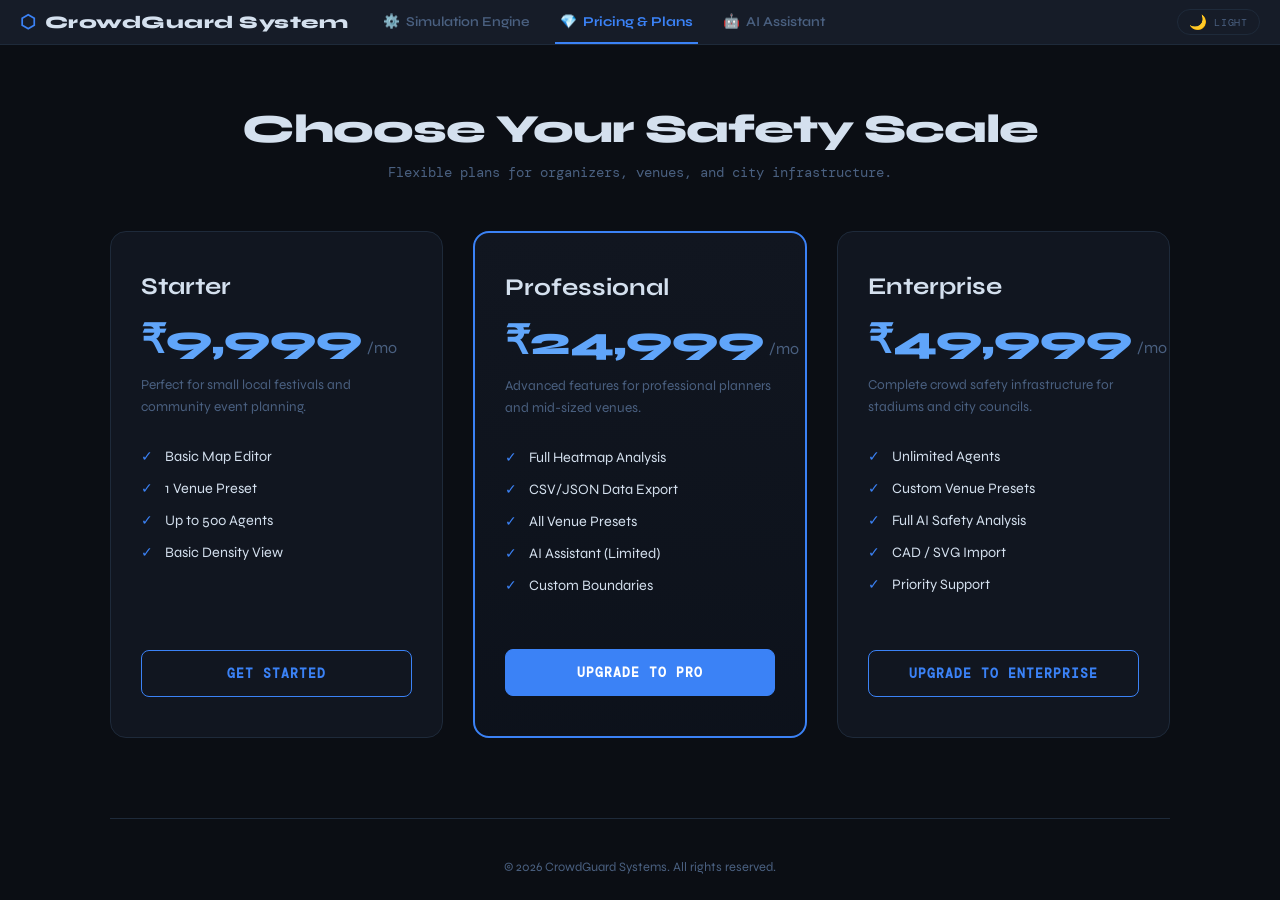
<file: pricing.html>
<!DOCTYPE html>
<html lang="en">

<head>
  <meta charset="UTF-8">
  <meta name="viewport" content="width=device-width, initial-scale=1.0">
  <title>CrowdGuard — Pricing & Plans</title>

  <!-- Fonts -->
  <link
    href="https://fonts.googleapis.com/css2?family=DM+Mono:wght@300;400;500&family=Syne:wght@400;600;700;800&display=swap"
    rel="stylesheet">

  <!-- App styles -->
  <link rel="stylesheet" href="css/styles.css">
  <link rel="stylesheet" href="css/pricing.css">
</head>

<body>
  <div id="app">

    
    <nav id="top-nav"
      style="display:flex; height:45px; background:var(--surface2); border-bottom:1px solid var(--border); align-items:center; padding:0 20px; font-family:'Syne',sans-serif; flex-shrink:0;">
      <div
        style="font-weight:800; color:var(--text); font-size:1.1rem; margin-right:30px; letter-spacing:0.5px; display:flex; align-items:center; gap:8px;">
        <span style="color:var(--accent)">⬡</span> CrowdGuard System
      </div>
      <div style="display:flex; gap:20px; height:100%;">
        <a href="index.html"
          style="display:flex; align-items:center; color:var(--dim); text-decoration:none; font-size:0.85rem; padding:0 5px; border-bottom:2px solid transparent; font-weight:600;"
          onmouseover="this.style.color='var(--text)'" onmouseout="this.style.color='var(--dim)'">
          <span style="margin-right:6px">⚙️</span> Simulation Engine
        </a>
        <a href="pricing.html"
          style="display:flex; align-items:center; color:var(--accent); text-decoration:none; font-size:0.85rem; padding:0 5px; border-bottom:2px solid var(--accent); font-weight:700;">
          <span style="margin-right:6px">💎</span> Pricing & Plans
        </a>
        <a href="chatbot.html"
          style="display:flex; align-items:center; color:var(--dim); text-decoration:none; font-size:0.85rem; padding:0 5px; border-bottom:2px solid transparent; font-weight:600;"
          onmouseover="this.style.color='var(--text)'" onmouseout="this.style.color='var(--dim)'">
          <span style="margin-right:6px">🤖</span> AI Assistant
        </a>
      </div>
      <div style="margin-left:auto; display:flex; align-items:center; gap:10px;">
        <button id="theme-toggle" onclick="toggleTheme()" title="Toggle light / dark mode">
          <span class="tt-icon" id="theme-icon">🌙</span>
          <span id="theme-label">Light</span>
        </button>
      </div>
    </nav>

    <div style="overflow-y:auto; flex:1; background:var(--bg);">
      <div class="pricing-container">

        <div class="pricing-header">
          <h1>Choose Your Safety Scale</h1>
          <p>Flexible plans for organizers, venues, and city infrastructure.</p>
        </div>

        <div class="pricing-grid">

          <!-- Starter Pack -->
          <div class="pricing-card">
            <h2 class="card-title">Starter</h2>
            <div class="card-price">₹9,999<span>/mo</span></div>
            <p class="card-desc">Perfect for small local festivals and community event planning.</p>
            <ul class="feature-list">
              <li class="feature-item"><i>✓</i> Basic Map Editor</li>
              <li class="feature-item"><i>✓</i> 1 Venue Preset</li>
              <li class="feature-item"><i>✓</i> Up to 500 Agents</li>
              <li class="feature-item"><i>✓</i> Basic Density View</li>
            </ul>
            <button class="subscribe-btn">Get Started</button>
          </div>

          <!-- Professional Pack -->
          <div class="pricing-card featured">
            <h2 class="card-title">Professional</h2>
            <div class="card-price">₹24,999<span>/mo</span></div>
            <p class="card-desc">Advanced features for professional planners and mid-sized venues.</p>
            <ul class="feature-list">
              <li class="feature-item"><i>✓</i> Full Heatmap Analysis</li>
              <li class="feature-item"><i>✓</i> CSV/JSON Data Export</li>
              <li class="feature-item"><i>✓</i> All Venue Presets</li>
              <li class="feature-item"><i>✓</i> AI Assistant (Limited)</li>
              <li class="feature-item"><i>✓</i> Custom Boundaries</li>
            </ul>
            <button class="subscribe-btn">Upgrade to Pro</button>
          </div>

          <!-- Enterprise Pack -->
          <div class="pricing-card">
            <h2 class="card-title">Enterprise</h2>
            <div class="card-price">₹49,999<span>/mo</span></div>
            <p class="card-desc">Complete crowd safety infrastructure for stadiums and city councils.</p>
            <ul class="feature-list">
              <li class="feature-item"><i>✓</i> Unlimited Agents</li>
              <li class="feature-item"><i>✓</i> Custom Venue Presets</li>
              <li class="feature-item"><i>✓</i> Full AI Safety Analysis</li>
              <li class="feature-item"><i>✓</i> CAD / SVG Import</li>
              <li class="feature-item"><i>✓</i> Priority Support</li>
            </ul>
            <button class="subscribe-btn">Upgrade to Enterprise</button>
          </div>

        </div>

        <div
          style="margin-top:80px; padding:40px; border-top:1px solid var(--border); color:var(--dim); font-size:0.8rem;">
          <p>&copy; 2026 CrowdGuard Systems. All rights reserved.</p>
        </div>

      </div>
    </div>

  </div>

  <script>
    // ── Theme toggle ─────────────────────────────────────────────
    (function () {
      const saved = localStorage.getItem('cg-theme') || 'dark';
      if (saved === 'light') applyLight();

      function applyLight() {
        document.documentElement.setAttribute('data-theme', 'light');
        document.getElementById('theme-icon').textContent = '☀️';
        document.getElementById('theme-label').textContent = 'Dark';
      }
      function applyDark() {
        document.documentElement.removeAttribute('data-theme');
        document.getElementById('theme-icon').textContent = '🌙';
        document.getElementById('theme-label').textContent = 'Light';
      }

      window.toggleTheme = function () {
        const isLight = document.documentElement.hasAttribute('data-theme');
        if (isLight) { applyDark(); localStorage.setItem('cg-theme', 'dark'); }
        else { applyLight(); localStorage.setItem('cg-theme', 'light'); }
      };
    })();
  </script>
</body>

</html>
</file>
<file: css/styles.css>
/* ============================================================
   CROWDGUARD — MASTER STYLESHEET
   ============================================================
   Sections:
   1. Design Tokens (CSS variables)
   2. Reset & Base
   3. Layout
   4. Toolbar
   5. Sidebar & Panels
   6. Canvas Area
   7. UI Components (buttons, inputs, cards)
   8. Venue Setup Modal
   9. Leaflet Dark-Theme Overrides
   10. Animations
   ============================================================ */


/* ============================================================
   1. DESIGN TOKENS
   ============================================================ */
:root {
  /* Backgrounds */
  --bg: #0b0e14;
  --surface: #111620;
  --surface2: #161c28;

  /* Borders */
  --border: #1e2a3a;
  --border2: #253040;

  /* Text */
  --text: #d4e0ee;
  --dim: #4a6080;

  /* Brand colours */
  --accent: #3b82f6;
  --accent-h: #60a5fa;
  --green: #22c55e;
  --yellow: #eab308;
  --red: #ef4444;
  --orange: #f97316;
  --purple: #a855f7;
  --teal: #14b8a6;

  /* Map element colours */
  --entry-col: #22c55e;
  --exit-col: #3b82f6;
  --obs-col: #ef4444;
  --zone-col: #a855f7;
  --path-col: #14b8a6;
  --bound-col: #f97316;
  --chaos-col: #ffffff;
  --chaos-fill: 255, 255, 255;

  /* Layout dimensions */
  --toolbar-h: 52px;
  --sidebar-w: 260px;
  --panel-r: 6px;
}


/* ============================================================
   LIGHT THEME — overrides via [data-theme="light"] on <html>
   Palette: Regal Navy · Lemon Chiffon · Royal Gold · Sandy Brown · Tomato
   ============================================================ */
[data-theme="light"] {
  /* Backgrounds — lemon chiffon family */
  --bg: #faf0ca;
  /* lemon-chiffon */
  --surface: #fffef3;
  /* near-white warm */
  --surface2: #f5e89c;
  /* slightly deeper gold-tinted */

  /* Borders — royal gold tones */
  --border: #e8c84a;
  /* muted royal-gold */
  --border2: #d4aa20;
  /* deeper gold */

  /* Text — regal navy */
  --text: #0d3b66;
  /* regal-navy */
  --dim: #3d6a99;
  /* softer navy for muted labels */

  /* Brand colours */
  --accent: #0d3b66;
  /* regal-navy as primary accent */
  --accent-h: #0a2d52;
  /* deeper navy (hover) */
  --green: #16a34a;
  /* keep functional green */
  --yellow: #f4d35e;
  /* royal-gold */
  --red: #f95738;
  /* tomato */
  --orange: #ee964b;
  /* sandy-brown */
  --purple: #9333ea;
  /* keep purple */
  --teal: #0d9488;
  /* keep teal */

  /* Map element colours */
  --entry-col: #16a34a;
  --exit-col: #0d3b66;
  /* regal-navy */
  --obs-col: #f95738;
  /* tomato */
  --zone-col: #ee964b;
  /* sandy-brown */
  --path-col: #0d9488;
  --bound-col: #f4d35e;
  /* royal-gold */
  --chaos-col: #44474e;
  /* light black-gray */
  --barricade-col: #f59e0b;
  /* amber */
  --chaos-fill: 68, 71, 78;
}



/* ============================================================
   2. RESET & BASE
   ============================================================ */
* {
  margin: 0;
  padding: 0;
  box-sizing: border-box;
}

html,
body {
  width: 100%;
  height: 100%;
  overflow: hidden;
  background: var(--bg);
  color: var(--text);
  font-family: 'Syne', sans-serif;
}


/* ============================================================
   3. LAYOUT
   ============================================================ */
#app {
  display: flex;
  flex-direction: column;
  height: 100vh;
}

#main {
  display: flex;
  flex: 1;
  overflow: hidden;
}


/* ============================================================
   4. TOOLBAR
   ============================================================ */
#toolbar {
  height: var(--toolbar-h);
  background: var(--surface);
  border-bottom: 1px solid var(--border);
  display: flex;
  align-items: center;
  padding: 0 14px;
  gap: 10px;
  flex-shrink: 0;
  z-index: 100;
}

#toolbar .logo {
  font-size: 1.1rem;
  font-weight: 800;
  color: var(--accent-h);
  letter-spacing: 0.05em;
  margin-right: 6px;
  white-space: nowrap;
}

#toolbar .logo span {
  color: var(--dim);
  font-weight: 400;
  font-size: 0.75rem;
  margin-left: 4px;
}

.tb-sep {
  width: 1px;
  height: 28px;
  background: var(--border);
  margin: 0 4px;
}

.tb-right {
  margin-left: auto;
  display: flex;
  align-items: center;
  gap: 8px;
}

/* Mode tabs */
.mode-tab {
  font-family: 'DM Mono', monospace;
  font-size: 0.7rem;
  letter-spacing: 0.12em;
  padding: 6px 14px;
  border: 1px solid var(--border);
  background: transparent;
  color: var(--dim);
  cursor: pointer;
  border-radius: 4px;
  transition: all .15s;
  text-transform: uppercase;
}

.mode-tab.active {
  background: var(--accent);
  border-color: var(--accent);
  color: #fff;
}

.mode-tab:hover:not(.active) {
  border-color: var(--accent);
  color: var(--accent);
}

/* Phase buttons */
.phase-btn {
  font-family: 'DM Mono', monospace;
  font-size: 0.68rem;
  letter-spacing: 0.1em;
  padding: 6px 12px;
  border: 1px solid;
  background: transparent;
  cursor: pointer;
  border-radius: 4px;
  transition: all .15s;
  text-transform: uppercase;
  display: flex;
  align-items: center;
  gap: 6px;
}

.phase-btn .dot {
  width: 7px;
  height: 7px;
  border-radius: 50%;
}

.phase-btn.start {
  border-color: var(--green);
  color: var(--green);
}

.phase-btn.start .dot {
  background: var(--green);
}

.phase-btn.start:hover {
  background: var(--green);
  color: #000;
}

.phase-btn.end {
  border-color: var(--yellow);
  color: var(--yellow);
}

.phase-btn.end .dot {
  background: var(--yellow);
}

.phase-btn.end:hover {
  background: var(--yellow);
  color: #000;
}

.phase-btn.evac {
  border-color: var(--red);
  color: var(--red);
}

.phase-btn.evac .dot {
  background: var(--red);
}

.phase-btn.evac:hover {
  background: var(--red);
  color: #fff;
}

.phase-btn.chaos {
  border-color: var(--chaos-col);
  color: var(--chaos-col);
}

.phase-btn.chaos .dot {
  background: var(--chaos-col);
}

.phase-btn.chaos:hover {
  background: var(--chaos-col);
  color: var(--surface);
}

.phase-btn:disabled {
  opacity: 0.35;
  cursor: not-allowed;
}

/* Phase indicator badge */
#phase-indicator {
  font-family: 'DM Mono', monospace;
  font-size: 0.65rem;
  letter-spacing: 0.15em;
  padding: 4px 10px;
  border-radius: 3px;
  border: 1px solid;
  text-transform: uppercase;
}

.ph-idle {
  border-color: var(--dim);
  color: var(--dim);
}

.ph-entry {
  border-color: var(--green);
  color: var(--green);
}

.ph-buildup {
  border-color: var(--yellow);
  color: var(--yellow);
}

.ph-evac {
  border-color: var(--red);
  color: var(--red);
}

/* Venue import badge (lives in toolbar) */
#venue-import-badge {
  display: none;
  font-family: 'DM Mono', monospace;
  font-size: 0.6rem;
  padding: 4px 10px;
  border-radius: 3px;
  border: 1px solid var(--green);
  color: var(--green);
  background: rgba(34, 197, 94, 0.08);
}


/* ============================================================
   5. SIDEBAR & PANELS
   ============================================================ */
#sidebar {
  width: var(--sidebar-w);
  background: var(--surface);
  border-right: 1px solid var(--border);
  display: flex;
  flex-direction: column;
  overflow-y: auto;
  flex-shrink: 0;
}

#sidebar::-webkit-scrollbar {
  width: 4px;
}

#sidebar::-webkit-scrollbar-thumb {
  background: var(--border2);
  border-radius: 2px;
}

.sb-section {
  padding: 12px;
  border-bottom: 1px solid var(--border);
}

.sb-title {
  font-family: 'DM Mono', monospace;
  font-size: 0.6rem;
  letter-spacing: 0.2em;
  color: var(--dim);
  text-transform: uppercase;
  margin-bottom: 10px;
}

/* Tool buttons */
.tool-grid {
  display: grid;
  grid-template-columns: 1fr 1fr;
  gap: 5px;
}

.tool-btn {
  display: flex;
  flex-direction: column;
  align-items: center;
  gap: 4px;
  padding: 8px 4px;
  border: 1px solid var(--border);
  background: var(--surface2);
  color: var(--dim);
  cursor: pointer;
  border-radius: var(--panel-r);
  font-family: 'DM Mono', monospace;
  font-size: 0.58rem;
  letter-spacing: 0.08em;
  text-transform: uppercase;
  transition: all .15s;
}

.tool-btn .icon {
  font-size: 1.1rem;
  line-height: 1;
}

.tool-btn:hover {
  border-color: var(--accent);
  color: var(--accent);
}

.tool-btn.active {
  border-color: currentColor;
}

.tool-btn.t-entry {
  --col: var(--entry-col);
}

.tool-btn.t-exit {
  --col: var(--exit-col);
}

.tool-btn.t-obs {
  --col: var(--obs-col);
}

.tool-btn.t-barricade {
  --col: var(--barricade-col);
}

.tool-btn.t-zone {
  --col: var(--zone-col);
}

.tool-btn.t-path {
  --col: var(--path-col);
}

.tool-btn.t-bound {
  --col: var(--bound-col);
}

.tool-btn.t-select {
  --col: var(--accent);
}

.tool-btn.t-delete {
  --col: var(--red);
}

.tool-btn.active {
  border-color: var(--col);
  color: var(--col);
  background: rgba(var(--col-rgb, 59, 130, 246), 0.08);
}

/* Properties panel */
#props-panel {
  padding: 12px;
  border-bottom: 1px solid var(--border);
}

.prop-row {
  display: flex;
  flex-direction: column;
  gap: 3px;
  margin-bottom: 8px;
}

.prop-label {
  font-family: 'DM Mono', monospace;
  font-size: 0.6rem;
  letter-spacing: 0.1em;
  color: var(--dim);
}

.prop-input {
  background: var(--surface2);
  border: 1px solid var(--border);
  color: var(--text);
  font-family: 'DM Mono', monospace;
  font-size: 0.75rem;
  padding: 5px 8px;
  border-radius: 3px;
  outline: none;
  width: 100%;
}

.prop-input:focus {
  border-color: var(--accent);
}

select.prop-input {
  cursor: pointer;
}

.no-selection {
  font-family: 'DM Mono', monospace;
  font-size: 0.65rem;
  color: var(--dim);
  font-style: italic;
}

/* Stat cards */
.stat-grid {
  display: grid;
  grid-template-columns: 1fr 1fr;
  gap: 5px;
}

.stat-card {
  background: var(--surface2);
  border: 1px solid var(--border);
  border-radius: var(--panel-r);
  padding: 8px;
}

.stat-card .sv {
  font-family: 'DM Mono', monospace;
  font-size: 1.1rem;
  color: var(--accent-h);
  display: block;
}

.stat-card .sl {
  font-size: 0.6rem;
  color: var(--dim);
  letter-spacing: 0.06em;
}

.stat-card.danger .sv {
  color: var(--red);
}

.stat-card.warn .sv {
  color: var(--yellow);
}

.stat-card.safe .sv {
  color: var(--green);
}

/* Warnings list */
#warnings-list {
  display: flex;
  flex-direction: column;
  gap: 4px;
}

.warning-item {
  font-family: 'DM Mono', monospace;
  font-size: 0.6rem;
  padding: 5px 8px;
  border-radius: 3px;
  border-left: 3px solid;
  background: var(--surface2);
}

.warning-item.danger {
  border-color: var(--red);
  color: var(--red);
}

.warning-item.warn {
  border-color: var(--yellow);
  color: var(--yellow);
}

.warning-item.info {
  border-color: var(--accent);
  color: var(--accent);
}

/* Upload area */
.upload-area {
  border: 1px dashed var(--border2);
  border-radius: var(--panel-r);
  padding: 12px;
  text-align: center;
  cursor: pointer;
  font-family: 'DM Mono', monospace;
  font-size: 0.62rem;
  color: var(--dim);
  transition: all .15s;
}

.upload-area:hover {
  border-color: var(--accent);
  color: var(--accent);
}

/* Progress bar */
.progress-bar {
  height: 3px;
  background: var(--border);
  border-radius: 2px;
  overflow: hidden;
  margin-top: 4px;
}

.progress-fill {
  height: 100%;
  border-radius: 2px;
  background: linear-gradient(90deg, var(--red), var(--yellow), var(--green));
  transition: width .3s;
}

/* Small buttons */
.sm-btn {
  font-family: 'DM Mono', monospace;
  font-size: 0.62rem;
  letter-spacing: 0.08em;
  padding: 5px 10px;
  border: 1px solid var(--border);
  background: var(--surface2);
  color: var(--dim);
  cursor: pointer;
  border-radius: 3px;
  transition: all .15s;
  text-transform: uppercase;
  width: 100%;
  margin-top: 4px;
}

.sm-btn:hover {
  border-color: var(--accent);
  color: var(--accent);
}

.sm-btn.accent {
  border-color: var(--accent);
  color: var(--accent);
}

.sm-btn.accent:hover {
  background: var(--accent);
  color: #fff;
}

.sm-btn.danger {
  border-color: var(--red);
  color: var(--red);
}

.sm-btn.danger:hover {
  background: var(--red);
  color: #fff;
}

/* Zone type colours */
.zt-stage {
  color: #f97316;
}

.zt-food {
  color: #eab308;
}

.zt-rest {
  color: #14b8a6;
}

.zt-gen {
  color: #a855f7;
}

/* Element list */
.elem-list {
  display: flex;
  flex-direction: column;
  gap: 3px;
  max-height: 120px;
  overflow-y: auto;
}

.elem-item {
  display: flex;
  align-items: center;
  gap: 6px;
  font-family: 'DM Mono', monospace;
  font-size: 0.6rem;
  padding: 4px 6px;
  background: var(--surface2);
  border: 1px solid var(--border);
  border-radius: 3px;
  cursor: pointer;
  transition: border-color .12s;
}

.elem-item:hover {
  border-color: var(--border2);
}

.elem-item.selected {
  border-color: var(--accent);
}

.elem-dot {
  width: 8px;
  height: 8px;
  border-radius: 50%;
  flex-shrink: 0;
}

.elem-name {
  flex: 1;
  color: var(--text);
}

.elem-del {
  color: var(--dim);
  cursor: pointer;
}

.elem-del:hover {
  color: var(--red);
}

/* Density legend */
.density-legend {
  display: flex;
  gap: 4px;
  align-items: center;
  margin-top: 6px;
  font-family: 'DM Mono', monospace;
  font-size: 0.58rem;
  color: var(--dim);
}

.dl-swatch {
  width: 14px;
  height: 8px;
  border-radius: 2px;
}


/* ============================================================
   6. CANVAS AREA
   ============================================================ */
#canvas-wrap {
  flex: 1;
  position: relative;
  overflow: hidden;
  background: #080b10;
  cursor: crosshair;
}

[data-theme="light"] #canvas-wrap {
  background: #d8e4f0;
}

#canvas-wrap canvas {
  position: absolute;
  top: 0;
  left: 0;
}

#canvas-bg {
  z-index: 1;
}

#canvas-map {
  z-index: 2;
}

#canvas-agents {
  z-index: 3;
}

#canvas-ui {
  z-index: 4;
  cursor: inherit;
}

/* Zoom indicator */
#zoom-info {
  position: absolute;
  bottom: 10px;
  right: 12px;
  font-family: 'DM Mono', monospace;
  font-size: 0.62rem;
  color: var(--dim);
  background: rgba(11, 14, 20, 0.8);
  padding: 3px 8px;
  border-radius: 3px;
  border: 1px solid var(--border);
  z-index: 10;
  pointer-events: none;
}

[data-theme="light"] #zoom-info {
  background: rgba(240, 244, 250, 0.88);
}

/* Cursor coordinate indicator */
#coord-info {
  position: absolute;
  bottom: 10px;
  left: 12px;
  font-family: 'DM Mono', monospace;
  font-size: 0.62rem;
  color: var(--dim);
  background: rgba(11, 14, 20, 0.8);
  padding: 3px 8px;
  border-radius: 3px;
  border: 1px solid var(--border);
  z-index: 10;
  pointer-events: none;
}

[data-theme="light"] #coord-info {
  background: rgba(240, 244, 250, 0.88);
}

/* Modal overlay in light mode */
[data-theme="light"] #venue-modal-overlay {
  background: rgba(180, 200, 220, 0.72);
}

/* Tooltip */
#tooltip {
  position: absolute;
  background: var(--surface);
  border: 1px solid var(--border2);
  padding: 5px 10px;
  border-radius: 4px;
  font-family: 'DM Mono', monospace;
  font-size: 0.62rem;
  color: var(--text);
  pointer-events: none;
  display: none;
  z-index: 200;
}


/* ============================================================
   7. UI COMPONENTS  (shared across app)
   ============================================================ */
/* (All component styles are covered in sections 4 & 5 above) */


/* ============================================================
   8. VENUE SETUP MODAL
   ============================================================ */
#venue-modal-overlay {
  position: fixed;
  inset: 0;
  background: rgba(7, 10, 16, 0.88);
  z-index: 9999;
  display: none;
  /* opened by openVenueModal() */
  align-items: center;
  justify-content: center;
  backdrop-filter: blur(4px);
}

#venue-modal {
  width: 92vw;
  max-width: 1080px;
  height: 84vh;
  background: var(--surface);
  border: 1px solid var(--border2);
  border-radius: 10px;
  display: flex;
  flex-direction: column;
  overflow: hidden;
  box-shadow: 0 40px 100px rgba(0, 0, 0, 0.7);
}

/* Modal header */
.vm-header {
  padding: 16px 20px 12px;
  border-bottom: 1px solid var(--border);
  display: flex;
  align-items: center;
  gap: 12px;
  flex-shrink: 0;
}

.vm-header h2 {
  font-size: 1.05rem;
  font-weight: 700;
  color: var(--text);
}

.vm-header p {
  font-family: 'DM Mono', monospace;
  font-size: 0.62rem;
  color: var(--dim);
  margin-top: 2px;
}

/* Modal tabs */
.vm-tabs {
  display: flex;
  gap: 6px;
  margin-left: auto;
}

.vm-tab {
  font-family: 'DM Mono', monospace;
  font-size: 0.62rem;
  letter-spacing: 0.1em;
  padding: 5px 12px;
  border: 1px solid var(--border);
  background: transparent;
  color: var(--dim);
  cursor: pointer;
  border-radius: 4px;
  transition: all .15s;
  text-transform: uppercase;
}

.vm-tab.active {
  background: var(--accent);
  border-color: var(--accent);
  color: #fff;
}

.vm-tab:hover:not(.active) {
  border-color: var(--accent);
  color: var(--accent);
}

/* Modal body */
.vm-body {
  flex: 1;
  display: flex;
  overflow: hidden;
}

/* Map tab panel */
#venue-map-panel {
  flex: 1;
  display: flex;
}

#venue-map {
  flex: 1;
}

/* Upload tab panel */
#venue-upload-panel {
  flex: 1;
  display: none;
  align-items: center;
  justify-content: center;
  flex-direction: column;
  gap: 20px;
  padding: 40px;
}

.vm-upload-zone {
  border: 2px dashed var(--border2);
  border-radius: 8px;
  padding: 36px 60px;
  text-align: center;
  cursor: pointer;
  transition: all .2s;
  font-family: 'DM Mono', monospace;
}

.vm-upload-zone:hover {
  border-color: var(--accent);
  background: rgba(59, 130, 246, 0.04);
}

.vm-upload-zone .vm-up-icon {
  font-size: 2.2rem;
  display: block;
  margin-bottom: 10px;
  color: var(--dim);
}

.vm-upload-zone .vm-up-title {
  font-size: 0.82rem;
  color: var(--text);
  margin-bottom: 4px;
}

.vm-upload-zone .vm-up-sub {
  font-size: 0.62rem;
  color: var(--dim);
}

/* Map sidebar inside modal */
#venue-map-sidebar {
  width: 230px;
  background: var(--surface2);
  border-left: 1px solid var(--border);
  padding: 14px;
  display: flex;
  flex-direction: column;
  gap: 14px;
  overflow-y: auto;
  flex-shrink: 0;
}

.vm-sb-title {
  font-family: 'DM Mono', monospace;
  font-size: 0.58rem;
  letter-spacing: 0.18em;
  color: var(--dim);
  text-transform: uppercase;
  margin-bottom: 6px;
}

/* Search row */
.vm-search-row {
  display: flex;
  gap: 5px;
}

.vm-search-input {
  flex: 1;
  background: var(--surface);
  border: 1px solid var(--border);
  color: var(--text);
  font-family: 'DM Mono', monospace;
  font-size: 0.7rem;
  padding: 6px 8px;
  border-radius: 4px;
  outline: none;
}

.vm-search-input:focus {
  border-color: var(--accent);
}

.vm-suggestions {
  position: absolute;
  top: 100%;
  left: 0;
  right: 0;
  background: var(--surface);
  border: 1px solid var(--border);
  border-top: none;
  border-radius: 0 0 4px 4px;
  max-height: 200px;
  overflow-y: auto;
  z-index: 1000;
  display: none;
}

.vm-suggestion-item {
  padding: 8px 12px;
  font-family: 'DM Mono', monospace;
  font-size: 0.65rem;
  color: var(--text);
  cursor: pointer;
  border-bottom: 1px solid var(--border);
}

.vm-suggestion-item:last-child {
  border-bottom: none;
}

.vm-suggestion-item:hover {
  background: var(--surface2);
  color: var(--accent);
}

.vm-search-btn {
  background: var(--accent);
  border: none;
  color: #fff;
  padding: 6px 10px;
  border-radius: 4px;
  cursor: pointer;
  font-size: 0.8rem;
}

/* Draw tool grid inside modal */
.vm-tool-grid {
  display: grid;
  grid-template-columns: 1fr 1fr;
  gap: 5px;
}

.vm-tool-btn {
  display: flex;
  flex-direction: column;
  align-items: center;
  gap: 3px;
  padding: 7px 4px;
  border: 1px solid var(--border);
  background: var(--surface);
  color: var(--dim);
  cursor: pointer;
  border-radius: 4px;
  font-family: 'DM Mono', monospace;
  font-size: 0.55rem;
  letter-spacing: 0.06em;
  text-transform: uppercase;
  transition: all .15s;
}

.vm-tool-btn i {
  font-size: 0.95rem;
}

.vm-tool-btn:hover {
  border-color: var(--accent);
  color: var(--accent);
}

.vm-tool-btn.active {
  border-color: var(--green);
  color: var(--green);
  background: rgba(34, 197, 94, 0.06);
}

/* Info box inside modal sidebar */
.vm-info-box {
  background: var(--surface);
  border: 1px solid var(--border);
  border-radius: 4px;
  padding: 8px 10px;
}

.vm-info-label {
  font-family: 'DM Mono', monospace;
  font-size: 0.57rem;
  color: var(--dim);
}

.vm-info-val {
  font-family: 'DM Mono', monospace;
  font-size: 0.72rem;
  color: var(--text);
  margin-top: 2px;
}

/* Modal footer */
.vm-footer {
  padding: 12px 20px;
  border-top: 1px solid var(--border);
  display: flex;
  align-items: center;
  gap: 10px;
  flex-shrink: 0;
}

.vm-footer-status {
  font-family: 'DM Mono', monospace;
  font-size: 0.6rem;
  flex: 1;
  color: var(--dim);
}

/* Modal action buttons */
.vm-btn {
  font-family: 'DM Mono', monospace;
  font-size: 0.65rem;
  letter-spacing: 0.1em;
  padding: 7px 16px;
  border-radius: 4px;
  cursor: pointer;
  transition: all .15s;
  text-transform: uppercase;
  border: 1px solid;
}

.vm-btn.secondary {
  border-color: var(--border);
  background: transparent;
  color: var(--dim);
}

.vm-btn.secondary:hover {
  border-color: var(--accent);
  color: var(--accent);
}

.vm-btn.primary {
  border-color: var(--green);
  background: rgba(34, 197, 94, 0.08);
  color: var(--green);
}

.vm-btn.primary:hover:not(:disabled) {
  background: var(--green);
  color: #000;
}

.vm-btn.primary:disabled {
  opacity: 0.35;
  cursor: not-allowed;
}


/* ============================================================
   9. LEAFLET DARK-THEME OVERRIDES
   ============================================================ */
.leaflet-container {
  background: #0a0d12;
}

.leaflet-draw-toolbar a,
.leaflet-bar a {
  background-color: #111620 !important;
  border-color: #1e2a3a !important;
  color: #d4e0ee !important;
}

.leaflet-draw-toolbar a:hover,
.leaflet-bar a:hover {
  background-color: #1e2a3a !important;
}

.leaflet-popup-content-wrapper {
  background: #111620;
  color: #d4e0ee;
  border: 1px solid #1e2a3a;
}

.leaflet-popup-tip {
  background: #111620;
}

.leaflet-control-layers {
  background: #111620 !important;
  border-color: #1e2a3a !important;
  color: #d4e0ee !important;
}

.leaflet-control-layers-base label {
  color: #d4e0ee !important;
}

.leaflet-control-zoom a {
  background-color: #111620 !important;
  border-color: #1e2a3a !important;
  color: #60a5fa !important;
}

/* Leaflet light-theme overrides */
[data-theme="light"] .leaflet-container {
  background: #ccdaeb;
}

[data-theme="light"] .leaflet-draw-toolbar a,
[data-theme="light"] .leaflet-bar a {
  background-color: #ffffff !important;
  border-color: #c8d6e8 !important;
  color: #1a2535 !important;
}

[data-theme="light"] .leaflet-draw-toolbar a:hover,
[data-theme="light"] .leaflet-bar a:hover {
  background-color: #e8eef8 !important;
}

[data-theme="light"] .leaflet-popup-content-wrapper {
  background: #ffffff;
  color: #1a2535;
  border: 1px solid #c8d6e8;
}

[data-theme="light"] .leaflet-popup-tip {
  background: #ffffff;
}

[data-theme="light"] .leaflet-control-layers {
  background: #ffffff !important;
  border-color: #c8d6e8 !important;
  color: #1a2535 !important;
}

[data-theme="light"] .leaflet-control-layers-base label {
  color: #1a2535 !important;
}

[data-theme="light"] .leaflet-control-zoom a {
  background-color: #ffffff !important;
  border-color: #c8d6e8 !important;
  color: #2563eb !important;
}


/* ============================================================
   THEME TOGGLE BUTTON
   ============================================================ */
#theme-toggle {
  display: flex;
  align-items: center;
  gap: 6px;
  font-family: 'DM Mono', monospace;
  font-size: 0.62rem;
  letter-spacing: 0.08em;
  padding: 5px 11px;
  border: 1px solid var(--border);
  background: var(--surface2);
  color: var(--dim);
  cursor: pointer;
  border-radius: 20px;
  transition: all .2s ease;
  text-transform: uppercase;
  flex-shrink: 0;
  white-space: nowrap;
}

#theme-toggle:hover {
  border-color: var(--accent);
  color: var(--accent);
  background: var(--surface);
}

#theme-toggle .tt-icon {
  font-size: 0.9rem;
  line-height: 1;
  transition: transform .3s ease;
}

#theme-toggle:hover .tt-icon {
  transform: rotate(20deg);
}


/* ============================================================
   10. ANIMATIONS
   ============================================================ */
@keyframes pulse {

  0%,
  100% {
    opacity: 1;
  }

  50% {
    opacity: 0.4;
  }
}

@keyframes timelineFadeIn {
  from {
    opacity: 0;
    transform: translateY(-4px);
  }

  to {
    opacity: 1;
    transform: translateY(0);
  }
}

/* ============================================================
   11. SNAPSHOT MODAL
   ============================================================ */
#snapshot-modal-overlay {
  position: fixed;
  inset: 0;
  background: rgba(7, 10, 16, 0.95);
  backdrop-filter: blur(8px);
  z-index: 10000;
  display: none;
  align-items: center;
  justify-content: center;
}

#snapshot-modal {
  width: 95vw;
  max-width: 1400px;
  height: 90vh;
  background: #f8f9fa;
  /* Light theme by default for the modal as requested */
  color: #1a202c;
  border-radius: 8px;
  display: flex;
  flex-direction: column;
  overflow: hidden;
  box-shadow: 0 20px 40px rgba(0, 0, 0, 0.5);
  font-family: 'DM Mono', monospace;
}

[data-theme="light"] #snapshot-modal {
  background: #fdfdfd;
}

.sm-header {
  padding: 20px 30px;
  border-bottom: 1px solid #e2e8f0;
  display: flex;
  justify-content: space-between;
  align-items: center;
  background: #ffffff;
}

.sm-header h2 {
  font-size: 1.4rem;
  font-family: 'DM Mono', monospace;
  font-weight: 500;
  letter-spacing: -0.02em;
}

.sm-close-btn {
  background: none;
  border: none;
  font-size: 1.5rem;
  color: #64748b;
  cursor: pointer;
  transition: color 0.2s;
}

.sm-close-btn:hover {
  color: #0f172a;
}

.sm-body {
  flex: 1;
  overflow-y: auto;
  padding: 24px 30px;
  background: #f1f5f9;
}

.sm-grid {
  display: grid;
  grid-template-columns: 1fr 1fr;
  grid-template-rows: 1fr 1fr;
  gap: 24px;
  height: 100%;
}

.sm-panel {
  background: #ffffff;
  border: 1px solid #cbd5e1;
  border-radius: 4px;
  display: flex;
  flex-direction: column;
  box-shadow: 0 4px 6px -1px rgba(0, 0, 0, 0.05);
}

.sm-panel-header {
  padding: 16px 20px 10px;
}

.sm-panel-title {
  font-size: 1.1rem;
  font-weight: 600;
  margin-bottom: 6px;
}

.sm-panel-header p {
  font-size: 0.75rem;
  color: #475569;
  line-height: 1.4;
  margin-bottom: 0;
}

.sm-panel-content {
  flex: 1;
  position: relative;
  overflow: hidden;
  background: #e2e8f0;
  margin: 0 20px;
  border: 1px solid #cbd5e1;
  display: flex;
  align-items: center;
  justify-content: center;
}

.sm-panel-content img {
  max-width: 100%;
  max-height: 100%;
  object-fit: contain;
}

.sm-panel-overlay.no-image {
  position: absolute;
  inset: 0;
  display: flex;
  align-items: center;
  justify-content: center;
  background: rgba(226, 232, 240, 0.9);
  color: #64748b;
  font-size: 0.9rem;
}

.sm-panel-content img[src=""]+.sm-panel-overlay.no-image {
  display: flex;
}

.sm-panel-content img:not([src=""])+.sm-panel-overlay.no-image {
  display: none;
}

.sm-panel-footer {
  padding: 12px 20px;
  display: flex;
  justify-content: flex-end;
  border-top: 1px solid #f1f5f9;
}

.sm-panel-footer .sm-btn {
  width: auto;
  margin: 0;
  padding: 6px 14px;
  background: #f8fafc;
  border-color: #cbd5e1;
  color: #334155;
}

.sm-panel-footer .sm-btn:hover {
  background: #f1f5f9;
  color: #0f172a;
}

body:has(#chat-wrapper) #app {
  flex-direction: column;
  height: 100vh;
  display: flex;
  overflow: hidden;
}

#chat-wrapper {
  display: flex;
  flex: 1;
  overflow: hidden;
  background: var(--bg);
}

#chat-main {
  flex: 1;
  display: flex;
  flex-direction: column;
  position: relative;
  max-width: 900px;
  margin: 0 auto;
  width: 100%;
}

#chat-messages {
  flex: 1;
  overflow-y: auto;
  padding: 30px;
  display: flex;
  flex-direction: column;
  gap: 20px;
  /* Customize scrollbar */
  scrollbar-width: thin;
  scrollbar-color: var(--border) transparent;
}

#chat-messages::-webkit-scrollbar {
  width: 6px;
}

#chat-messages::-webkit-scrollbar-thumb {
  background: var(--border);
  border-radius: 4px;
}

.msg-row {
  display: flex;
  width: 100%;
}

.msg-row.user {
  justify-content: flex-end;
}

.msg-bubble {
  max-width: 85%;
  padding: 12px 20px 14px; /* Tighter padding */
  border-radius: 12px;
  font-size: 0.9rem;
  line-height: 1.4; /* More compact than 'normal' */
  box-shadow: 0 4px 15px rgba(0, 0, 0, 0.05);
  word-break: break-word;
  -webkit-font-smoothing: antialiased;
  letter-spacing: -0.01em;
}

.msg-row.user .msg-bubble {
  background: var(--accent);
  color: #fff;
  border-bottom-right-radius: 4px;
}

.msg-row.bot .msg-bubble {
  background: var(--surface2);
  color: var(--text);
  border: 1px solid var(--border);
  border-bottom-left-radius: 4px;
}

/* Aggressive De-cluttering spacing */
.msg-bubble p, 
.msg-bubble li,
.msg-bubble pre,
.msg-bubble h2,
.msg-bubble h3 {
  margin-top: 0 !important;
  margin-bottom: 4px !important; /* Extremely tight spacing */
}

.msg-bubble p:last-child,
.msg-bubble ul:last-child,
.msg-bubble ol:last-child {
  margin-bottom: 0 !important;
}

.msg-bubble pre,
.msg-bubble code {
  font-family: 'DM Mono', monospace;
  background: rgba(0, 0, 0, 0.2);
  border-radius: 4px;
}

[data-theme="light"] .msg-bubble pre,
[data-theme="light"] .msg-bubble code {
  background: rgba(0, 0, 0, 0.05);
}

.msg-bubble pre {
  padding: 8px;
  overflow-x: auto;
  font-size: 0.78rem;
  border: 1px solid var(--border);
  margin: 6px 0 !important;
}

.msg-bubble ul,
.msg-bubble ol {
  margin: 0 0 4px 0 !important;
  padding-left: 18px;
}

.msg-bubble h2,
.msg-bubble h3 {
  margin-top: 10px;
  font-weight: 700;
  color: var(--accent-h);
  font-size: 1.05rem;
}

/* High visibility labels */
.protocol-label {
  font-family: 'Syne', sans-serif;
  font-size: 0.65rem;
  font-weight: 800;
  letter-spacing: 0.15em;
  color: var(--dim);
  text-transform: uppercase;
  margin-bottom: 2px;
}

/* Suggested Questions Styling */
.suggestion-container {
  display: flex;
  flex-wrap: wrap;
  gap: 8px;
  margin: 12px 0 20px;
}

.suggestion-chip {
  background: var(--surface2);
  border: 1px solid var(--border);
  color: var(--text);
  padding: 8px 14px;
  border-radius: 20px;
  font-size: 0.75rem;
  font-weight: 400;
  cursor: pointer;
  transition: all 0.2s cubic-bezier(0.4, 0, 0.2, 1);
  white-space: nowrap;
  font-family: 'Syne', sans-serif;
}

.suggestion-chip:hover {
  border-color: var(--accent);
  background: rgba(59, 130, 246, 0.08);
  transform: translateY(-2px);
  box-shadow: 0 4px 12px rgba(59, 130, 246, 0.15);
}

#chat-input-area {
  padding: 20px 30px 30px;
  background: var(--bg);
  border-top: 1px solid var(--border);
}

#chat-form {
  display: flex;
  gap: 12px;
  max-width: 900px;
  margin: 0 auto;
}

#chat-input {
  flex: 1;
  background: var(--surface);
  border: 1px solid var(--border);
  color: var(--text);
  padding: 16px 20px;
  border-radius: 24px;
  font-size: 1rem;
  box-shadow: 0 4px 12px rgba(0, 0, 0, 0.1);
  transition: border-color 0.2s, box-shadow 0.2s;
}

[data-theme="light"] #chat-input {
  box-shadow: 0 4px 12px rgba(0, 0, 0, 0.05);
}

#chat-input:focus {
  border-color: var(--accent);
  outline: none;
  box-shadow: 0 4px 20px rgba(59, 130, 246, 0.15);
}

#chat-input:disabled {
  opacity: 0.5;
  cursor: not-allowed;
}

.send-btn {
  background: var(--accent);
  color: #fff;
  border: none;
  width: 52px;
  height: 52px;
  border-radius: 50%;
  cursor: pointer;
  display: flex;
  align-items: center;
  justify-content: center;
  font-size: 1.4rem;
  transition: all 0.2s;
  box-shadow: 0 4px 12px rgba(59, 130, 246, 0.3);
}

.send-btn:hover:not(:disabled) {
  background: var(--accent-h);
  transform: scale(1.05);
}

.send-btn:disabled {
  background: var(--border);
  color: var(--dim);
  cursor: not-allowed;
  box-shadow: none;
  transform: none;
}

.pricing-container {
  max-width: 1100px;
  margin: 60px auto;
  padding: 0 20px;
  text-align: center;
}

.pricing-header {
  margin-bottom: 50px;
  animation: timelineFadeIn 0.6s ease-out;
}

.pricing-header h1 {
  font-size: 2.5rem;
  font-weight: 800;
  margin-bottom: 10px;
  color: var(--text);
  letter-spacing: -1px;
}

.pricing-header p {
  font-family: 'DM Mono', monospace;
  font-size: 0.9rem;
  color: var(--dim);
}

.pricing-grid {
  display: grid;
  grid-template-columns: repeat(auto-fit, minmax(300px, 1fr));
  gap: 30px;
  perspective: 1000px;
}

.pricing-card {
  background: var(--surface);
  border: 1px solid var(--border);
  border-radius: 16px;
  padding: 40px 30px;
  text-align: left;
  transition: all 0.3s cubic-bezier(0.4, 0, 0.2, 1);
  position: relative;
  display: flex;
  flex-direction: column;
  animation: timelineFadeIn 0.8s ease-out both;
}

.pricing-card:nth-child(2) {
  animation-delay: 0.1s;
}

.pricing-card:nth-child(3) {
  animation-delay: 0.2s;
}

.pricing-card:hover {
  transform: translateY(-8px);
  border-color: var(--accent);
  box-shadow: 0 20px 40px rgba(0, 0, 0, 0.4);
}

.pricing-card.featured {
  border: 2px solid var(--accent);
  background: linear-gradient(180deg, var(--surface) 0%, rgba(59, 130, 246, 0.03) 100%);
}

.pricing-card .badge {
  position: absolute;
  top: 20px;
  right: 20px;
  background: var(--accent);
  color: #fff;
  font-family: 'DM Mono', monospace;
  font-size: 0.6rem;
  padding: 4px 10px;
  border-radius: 20px;
  text-transform: uppercase;
  letter-spacing: 1px;
}

.card-title {
  font-size: 1.5rem;
  font-weight: 700;
  margin-bottom: 15px;
  color: var(--text);
}

.card-price {
  font-size: 2.5rem;
  font-weight: 800;
  margin-bottom: 10px;
  color: var(--accent-h);
  display: flex;
  align-items: baseline;
}

.card-price span {
  font-size: 1rem;
  color: var(--dim);
  font-weight: 400;
  margin-left: 5px;
}

.card-desc {
  font-size: 0.85rem;
  color: var(--dim);
  margin-bottom: 30px;
  line-height: 1.6;
}

.feature-list {
  list-style: none;
  padding: 0;
  margin-bottom: 40px;
  flex: 1;
}

.feature-item {
  display: flex;
  align-items: center;
  gap: 12px;
  font-size: 0.9rem;
  color: var(--text);
  margin-bottom: 15px;
}

.feature-item i {
  color: var(--accent);
  font-style: normal;
}

.subscribe-btn {
  width: 100%;
  padding: 14px;
  border-radius: 8px;
  border: 1px solid var(--accent);
  background: transparent;
  color: var(--accent);
  font-family: 'DM Mono', monospace;
  font-weight: 700;
  text-transform: uppercase;
  cursor: pointer;
  transition: all 0.2s;
  letter-spacing: 1px;
}

.subscribe-btn:hover {
  background: var(--accent);
  color: #fff;
}

.featured .subscribe-btn {
  background: var(--accent);
  color: #fff;
}

.featured .subscribe-btn:hover {
  background: var(--accent-h);
  border-color: var(--accent-h);
}

/* Responsive Overrides */
@media (max-width: 768px) {
  .pricing-grid {
    grid-template-columns: 1fr;
  }
}
</file>
<file: css/pricing.css>
/* ============================================================
   PRICING PAGE STYLES
   ============================================================ */

.pricing-container {
  max-width: 1100px;
  margin: 60px auto;
  padding: 0 20px;
  text-align: center;
}

.pricing-header {
  margin-bottom: 50px;
  animation: timelineFadeIn 0.6s ease-out;
}

.pricing-header h1 {
  font-size: 2.5rem;
  font-weight: 800;
  margin-bottom: 10px;
  color: var(--text);
  letter-spacing: -1px;
}

.pricing-header p {
  font-family: 'DM Mono', monospace;
  font-size: 0.9rem;
  color: var(--dim);
}

.pricing-grid {
  display: grid;
  grid-template-columns: repeat(auto-fit, minmax(300px, 1fr));
  gap: 30px;
  perspective: 1000px;
}

.pricing-card {
  background: var(--surface);
  border: 1px solid var(--border);
  border-radius: 16px;
  padding: 40px 30px;
  text-align: left;
  transition: all 0.3s cubic-bezier(0.4, 0, 0.2, 1);
  position: relative;
  display: flex;
  flex-direction: column;
  animation: timelineFadeIn 0.8s ease-out both;
}

.pricing-card:nth-child(2) { animation-delay: 0.1s; }
.pricing-card:nth-child(3) { animation-delay: 0.2s; }

.pricing-card:hover {
  transform: translateY(-8px);
  border-color: var(--accent);
  box-shadow: 0 20px 40px rgba(0, 0, 0, 0.4);
}

.pricing-card.featured {
  border: 2px solid var(--accent);
  background: linear-gradient(180deg, var(--surface) 0%, rgba(59, 130, 246, 0.03) 100%);
}

.pricing-card .badge {
  position: absolute;
  top: 20px;
  right: 20px;
  background: var(--accent);
  color: #fff;
  font-family: 'DM Mono', monospace;
  font-size: 0.6rem;
  padding: 4px 10px;
  border-radius: 20px;
  text-transform: uppercase;
  letter-spacing: 1px;
}

.card-title {
  font-size: 1.5rem;
  font-weight: 700;
  margin-bottom: 15px;
  color: var(--text);
}

.card-price {
  font-size: 2.5rem;
  font-weight: 800;
  margin-bottom: 10px;
  color: var(--accent-h);
  display: flex;
  align-items: baseline;
}

.card-price span {
  font-size: 1rem;
  color: var(--dim);
  font-weight: 400;
  margin-left: 5px;
}

.card-desc {
  font-size: 0.85rem;
  color: var(--dim);
  margin-bottom: 30px;
  line-height: 1.6;
}

.feature-list {
  list-style: none;
  padding: 0;
  margin-bottom: 40px;
  flex: 1;
}

.feature-item {
  display: flex;
  align-items: center;
  gap: 12px;
  font-size: 0.9rem;
  color: var(--text);
  margin-bottom: 15px;
}

.feature-item i {
  color: var(--accent);
  font-style: normal;
}

.subscribe-btn {
  width: 100%;
  padding: 14px;
  border-radius: 8px;
  border: 1px solid var(--accent);
  background: transparent;
  color: var(--accent);
  font-family: 'DM Mono', monospace;
  font-weight: 700;
  text-transform: uppercase;
  cursor: pointer;
  transition: all 0.2s;
  letter-spacing: 1px;
}

.subscribe-btn:hover {
  background: var(--accent);
  color: #fff;
}

.featured .subscribe-btn {
  background: var(--accent);
  color: #fff;
}

.featured .subscribe-btn:hover {
  background: var(--accent-h);
  border-color: var(--accent-h);
}

/* Responsive Overrides */
@media (max-width: 768px) {
  .pricing-grid {
    grid-template-columns: 1fr;
  }
}
</file>
